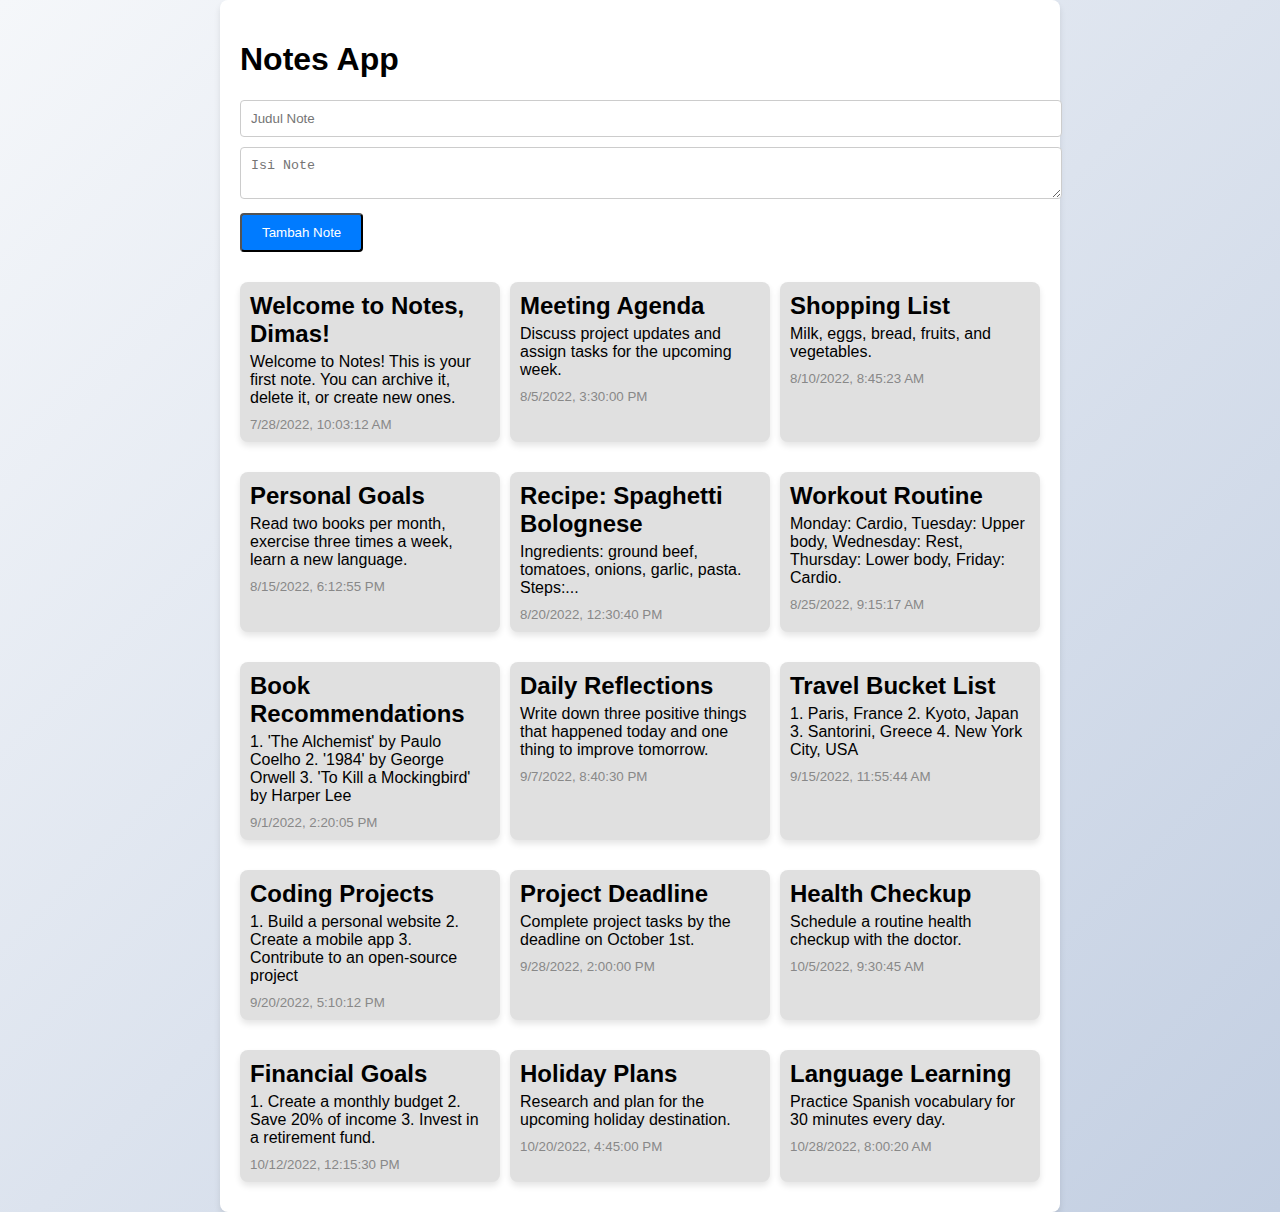
<file: penyelesaian opsional 1/index.html>
<!DOCTYPE html>
<html lang="en">
<head>
  <meta charset="UTF-8">
  <meta name="viewport" content="width=device-width, initial-scale=1.0">
  <title>Notes App</title>
  <link rel="stylesheet" href="style.css">
</head>

    <!-- tidak ada tambahan HTML untuk opsional 2, perubahan hanya ada pada JS  -->
<body>

    <div id="app">
    <h1>Notes App</h1>

    <!-- formulir (elemen<form>) ini akan berfungsi untuk menambahkan note baru      -->
    <form id="note-form">
      <input type="text" id="title" placeholder="Judul Note" required>
      <textarea id="body" placeholder="Isi Note" required></textarea>
      <button type="submit">Tambah Note</button>
    </form>

    <!-- ini adalah bagian isi note  -->
    <div id="notes-list"></div>
  </div>

  <script src="notes.js"></script>
  <script src="script.js"></script>

</body>

</html>
</file>
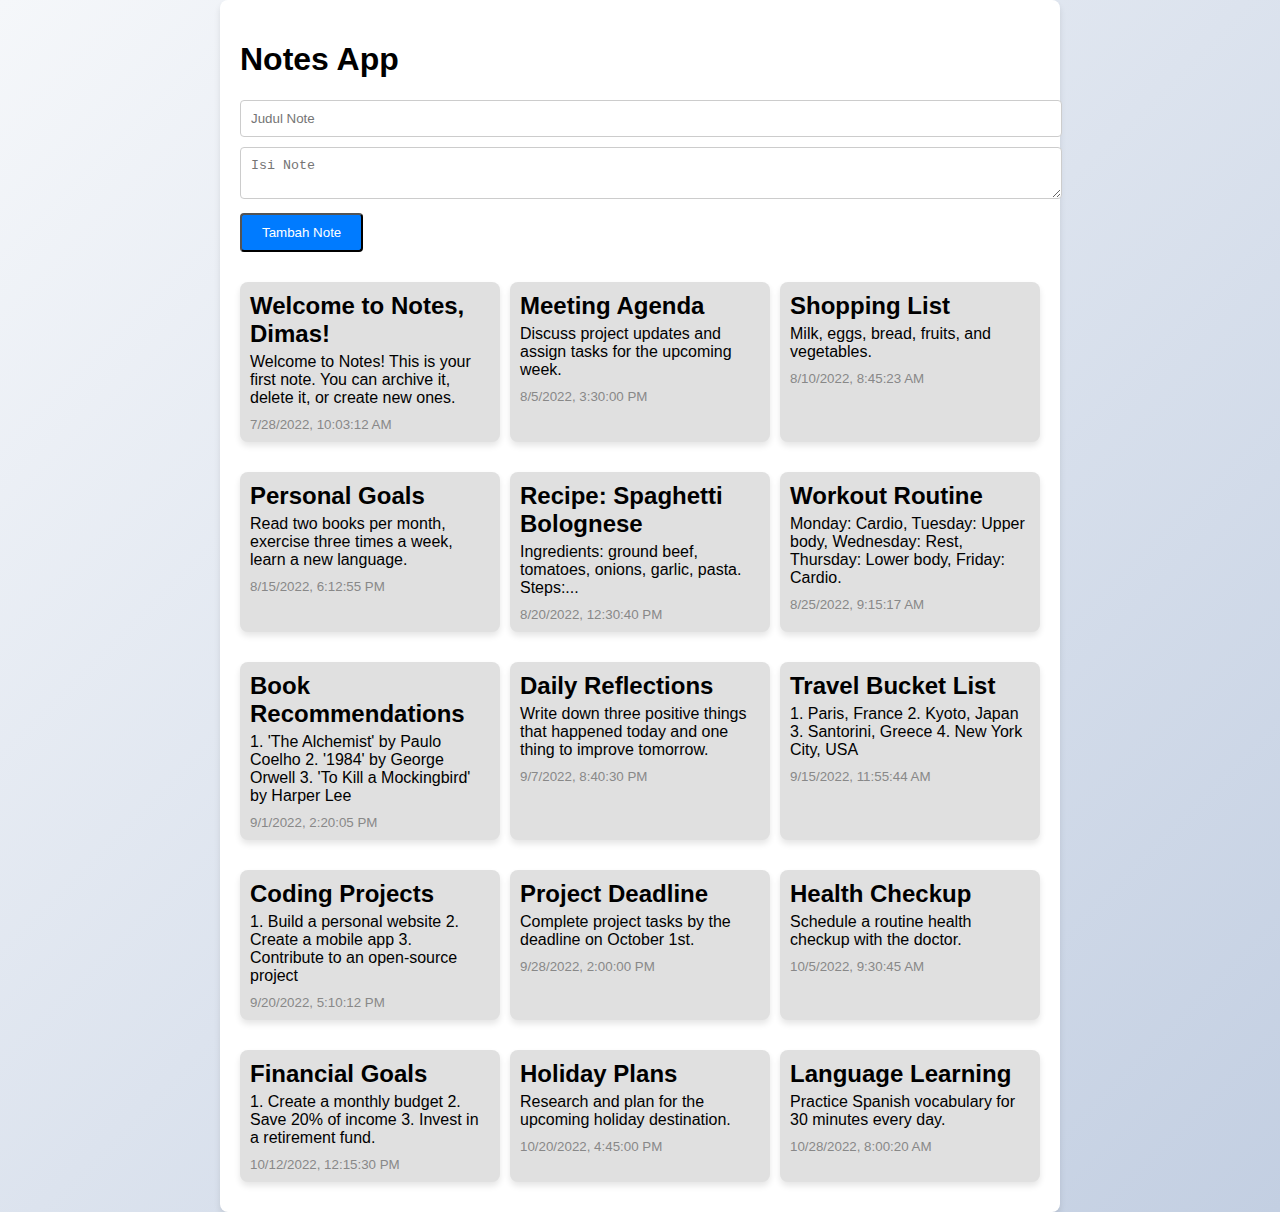
<file: penyelesaian opsional 2/index.html>
<!DOCTYPE html>
<html lang="en">
<head>
  <meta charset="UTF-8">
  <meta name="viewport" content="width=device-width, initial-scale=1.0">
  <title>Notes App</title>
  <link rel="stylesheet" href="style.css">
</head>

    <!-- tidak ada tambahan HTML untuk opsional 1, perubahan hanya ada pada CSS  -->
<body>

    <div id="app">
    <h1>Notes App</h1>

    <!-- formulir (elemen<form>) ini akan berfungsi untuk menambahkan note baru      -->
    <form id="note-form">
      <input type="text" id="title" placeholder="Judul Note" required>
      <textarea id="body" placeholder="Isi Note" required></textarea>
      <button type="submit">Tambah Note</button>
    </form>

    <!-- ini adalah bagian isi note  -->
    <div id="notes-list"></div>
  </div>

  <script src="notes.js"></script>
  <script src="script.js"></script>

</body>

</html>
</file>
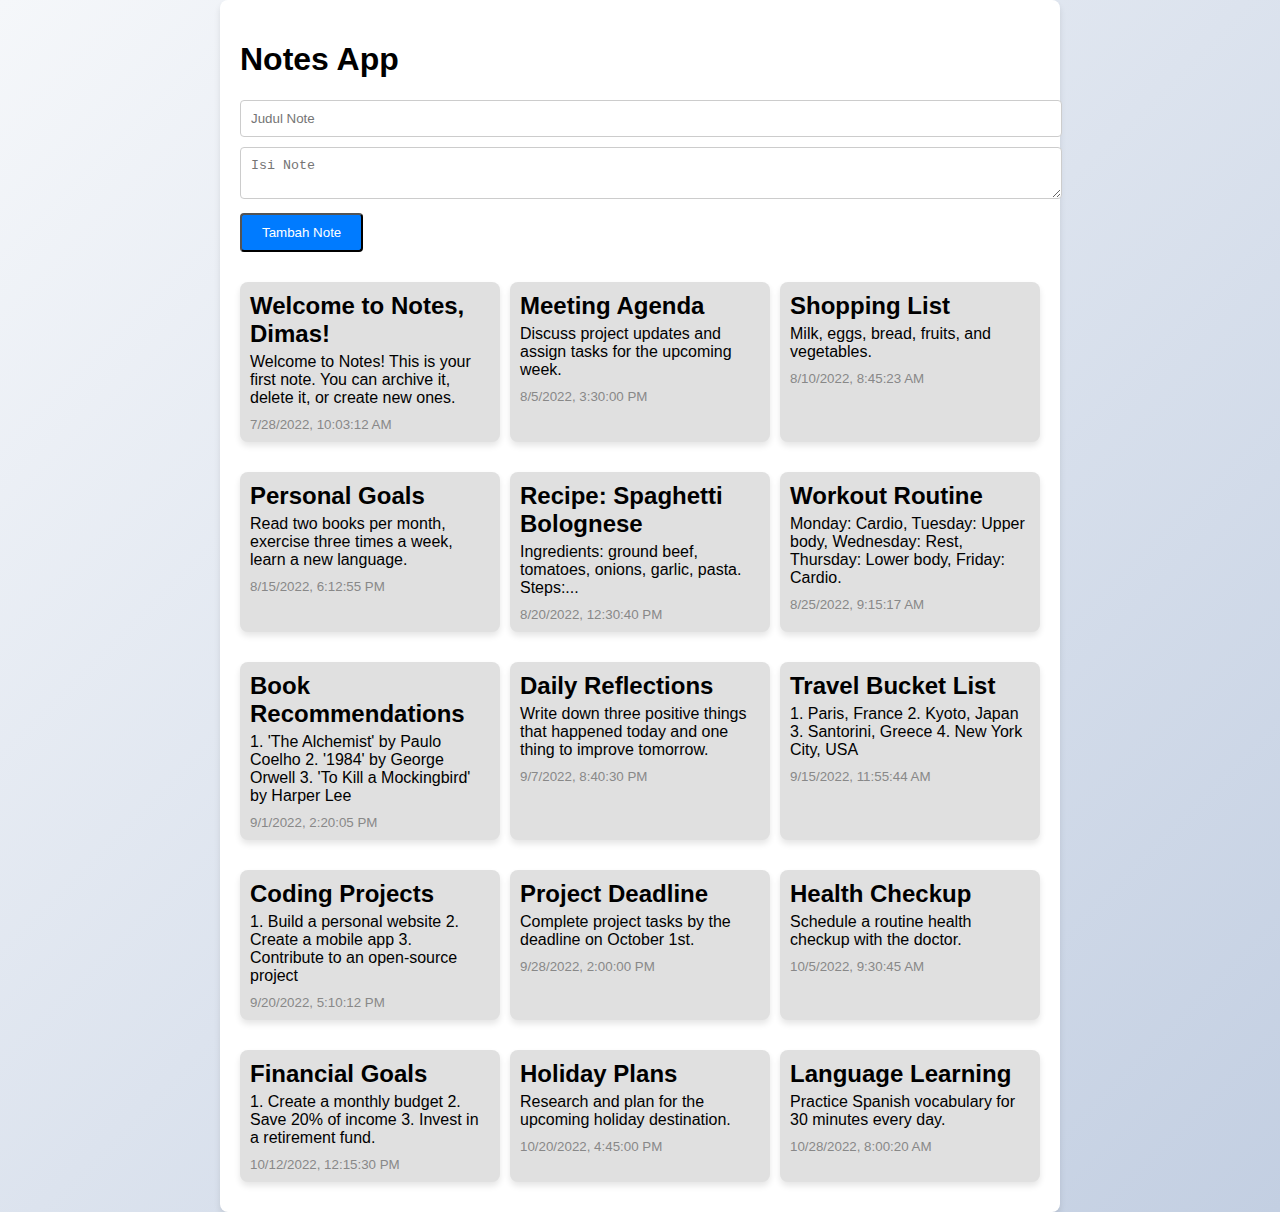
<file: penyelesaian opsional 3/index.html>
<!DOCTYPE html>
<html lang="en">
<head>
  <meta charset="UTF-8">
  <meta name="viewport" content="width=device-width, initial-scale=1.0">
  <title>Notes App</title>
  <link rel="stylesheet" href="style.css">
</head>

    <!-- tidak ada tambahan HTML untuk opsional 4, perubahan hanya ada pada CSS  -->
<body>

    <div id="app">
    <h1>Notes App</h1>

    <!-- formulir (elemen<form>) ini akan berfungsi untuk menambahkan note baru      -->
    <form id="note-form">
      <input type="text" id="title" placeholder="Judul Note" required>
      <textarea id="body" placeholder="Isi Note" required></textarea>
      <button type="submit">Tambah Note</button>
    </form>

    <!-- ini adalah bagian isi note  -->
    <div id="notes-list"></div>
  </div>

  <script src="notes.js"></script>
  <script src="script.js"></script>

</body>

</html>
</file>
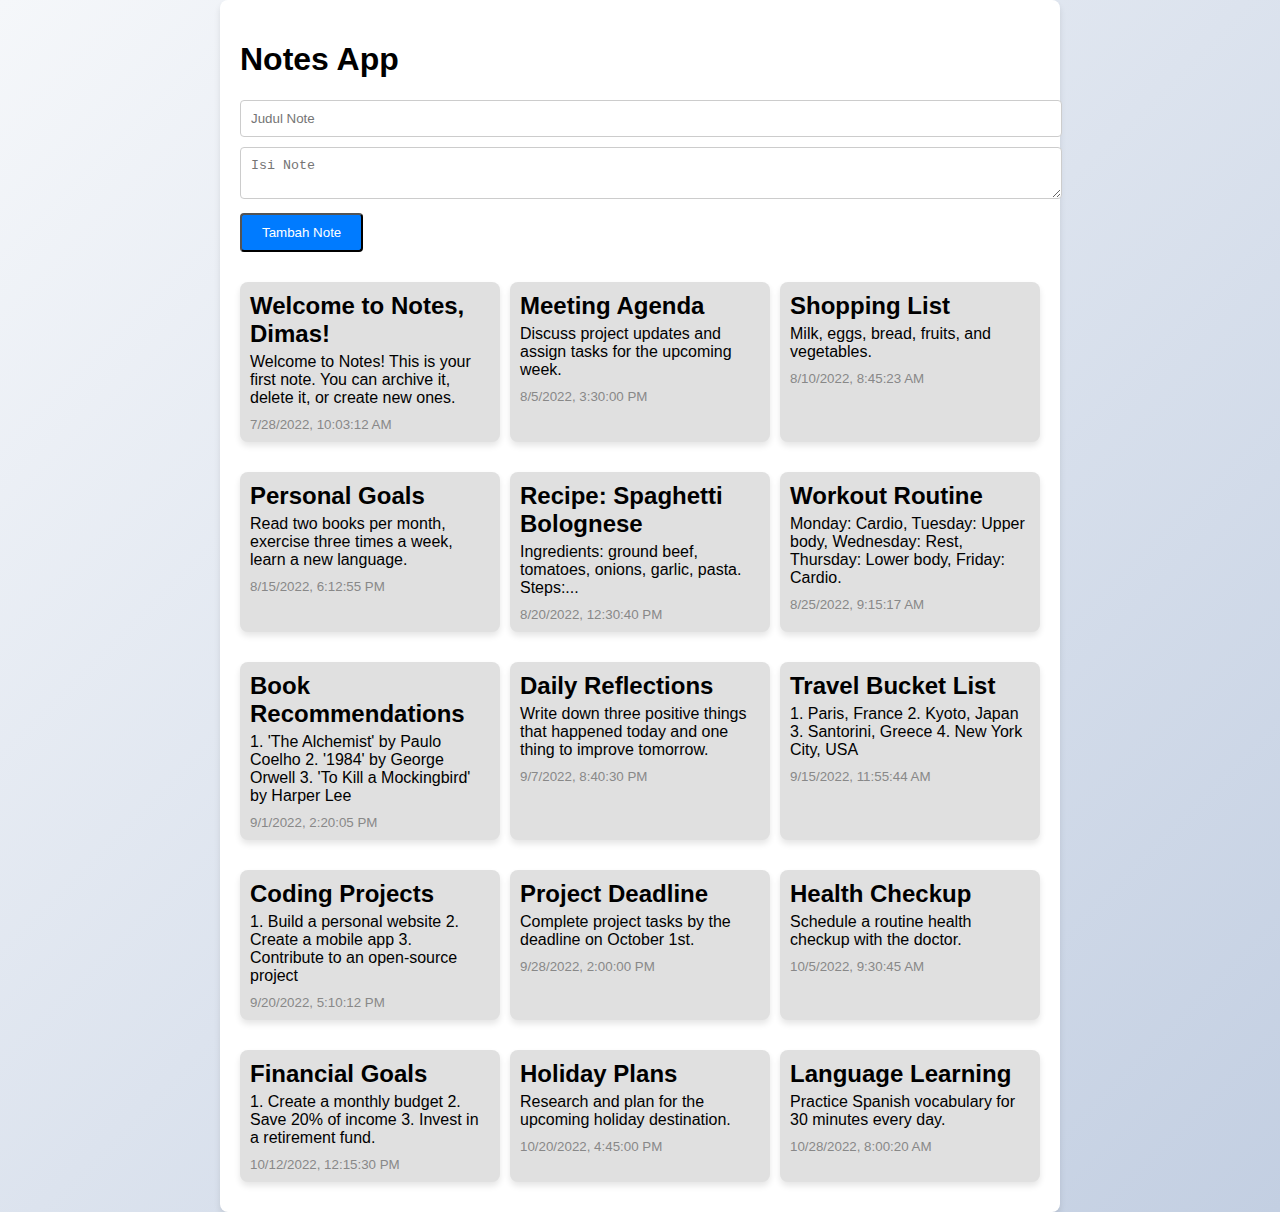
<file: penyelesaian opsional 4/index.html>
<!DOCTYPE html>
<html lang="en">
<head>
  <meta charset="UTF-8">
  <meta name="viewport" content="width=device-width, initial-scale=1.0">
  <title>Notes App</title>
  <link rel="stylesheet" href="style.css">
</head>

    <!-- tidak ada tambahan HTML untuk opsional 3, perubahan hanya ada pada JS  -->
<body>

    <div id="app">
    <h1>Notes App</h1>

    <!-- formulir (elemen<form>) ini akan berfungsi untuk menambahkan note baru      -->
    <form id="note-form">
      <input type="text" id="title" placeholder="Judul Note" required>
      <textarea id="body" placeholder="Isi Note" required></textarea>
      <button type="submit">Tambah Note</button>
    </form>

    <!-- ini adalah bagian isi note  -->
    <div id="notes-list"></div>
  </div>

  <script src="notes.js"></script>
  <script src="script.js"></script>

</body>

</html>
</file>
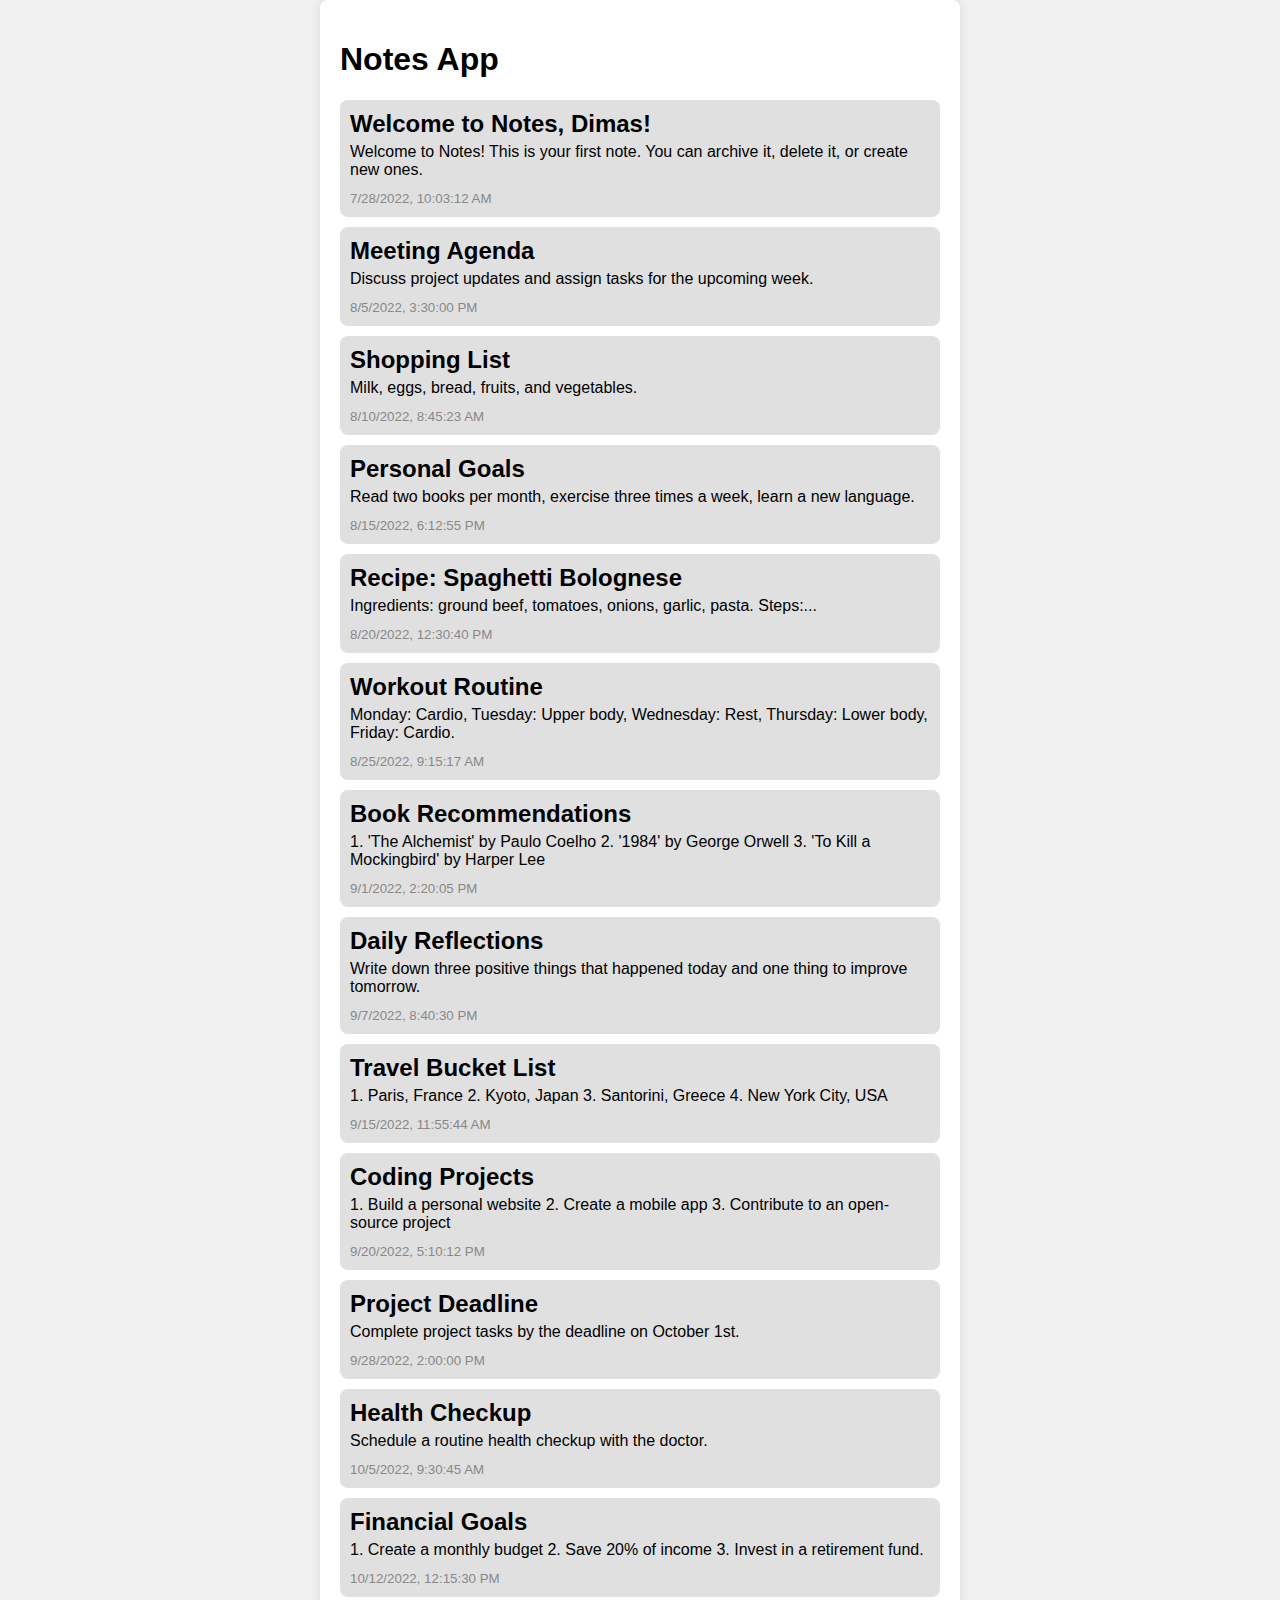
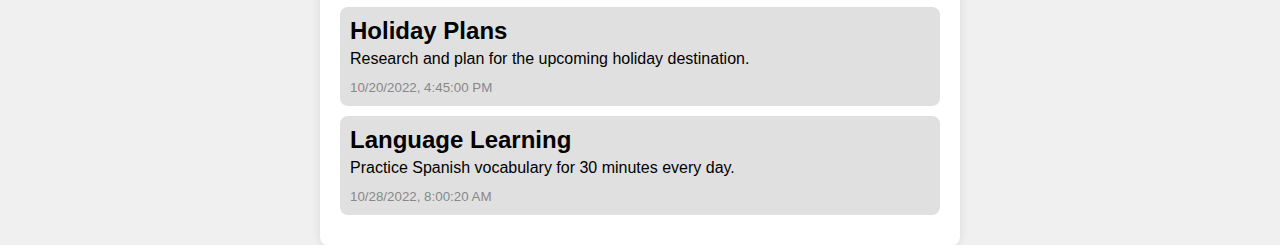
<file: penyelesaian wajib 1/index.html>
<!DOCTYPE html>
<html lang="en">
<head>
  <meta charset="UTF-8">
  <meta name="viewport" content="width=device-width, initial-scale=1.0">
  <title>Notes App</title>
    <!-- bagian ini adalah bagian untuk mengimpor style pada css  -->
  <link rel="stylesheet" href="style.css">
</head>



<body>
  <!-- bagian pertama ini adalah bagian dimana note akan ditampilkan    -->
  <!-- bagian akan terdapat 2 bagian, yaitu judul halaman dan note list -->
  <!-- note list akan berisi note yang sudah diinputkan oleh user       -->
   
  <div id="app">
      <!-- ini adalah bagian judul       -->
    <h1>Notes App</h1>

      <!-- ini adalah bagian isi note , notes-list, <div id="notes-list"></div>  -->
      <!-- nantinya akan berfungsi memanggil fungsi penampilan data di script.js nya-->
    <div id="notes-list"></div>
  </div>

  <!-- bagian kedua ini adalah bagian dimana script akan dijalankan -->
  <script src="notes.js"></script>
  <script src="script.js"></script>
</body>




</html>
</file>
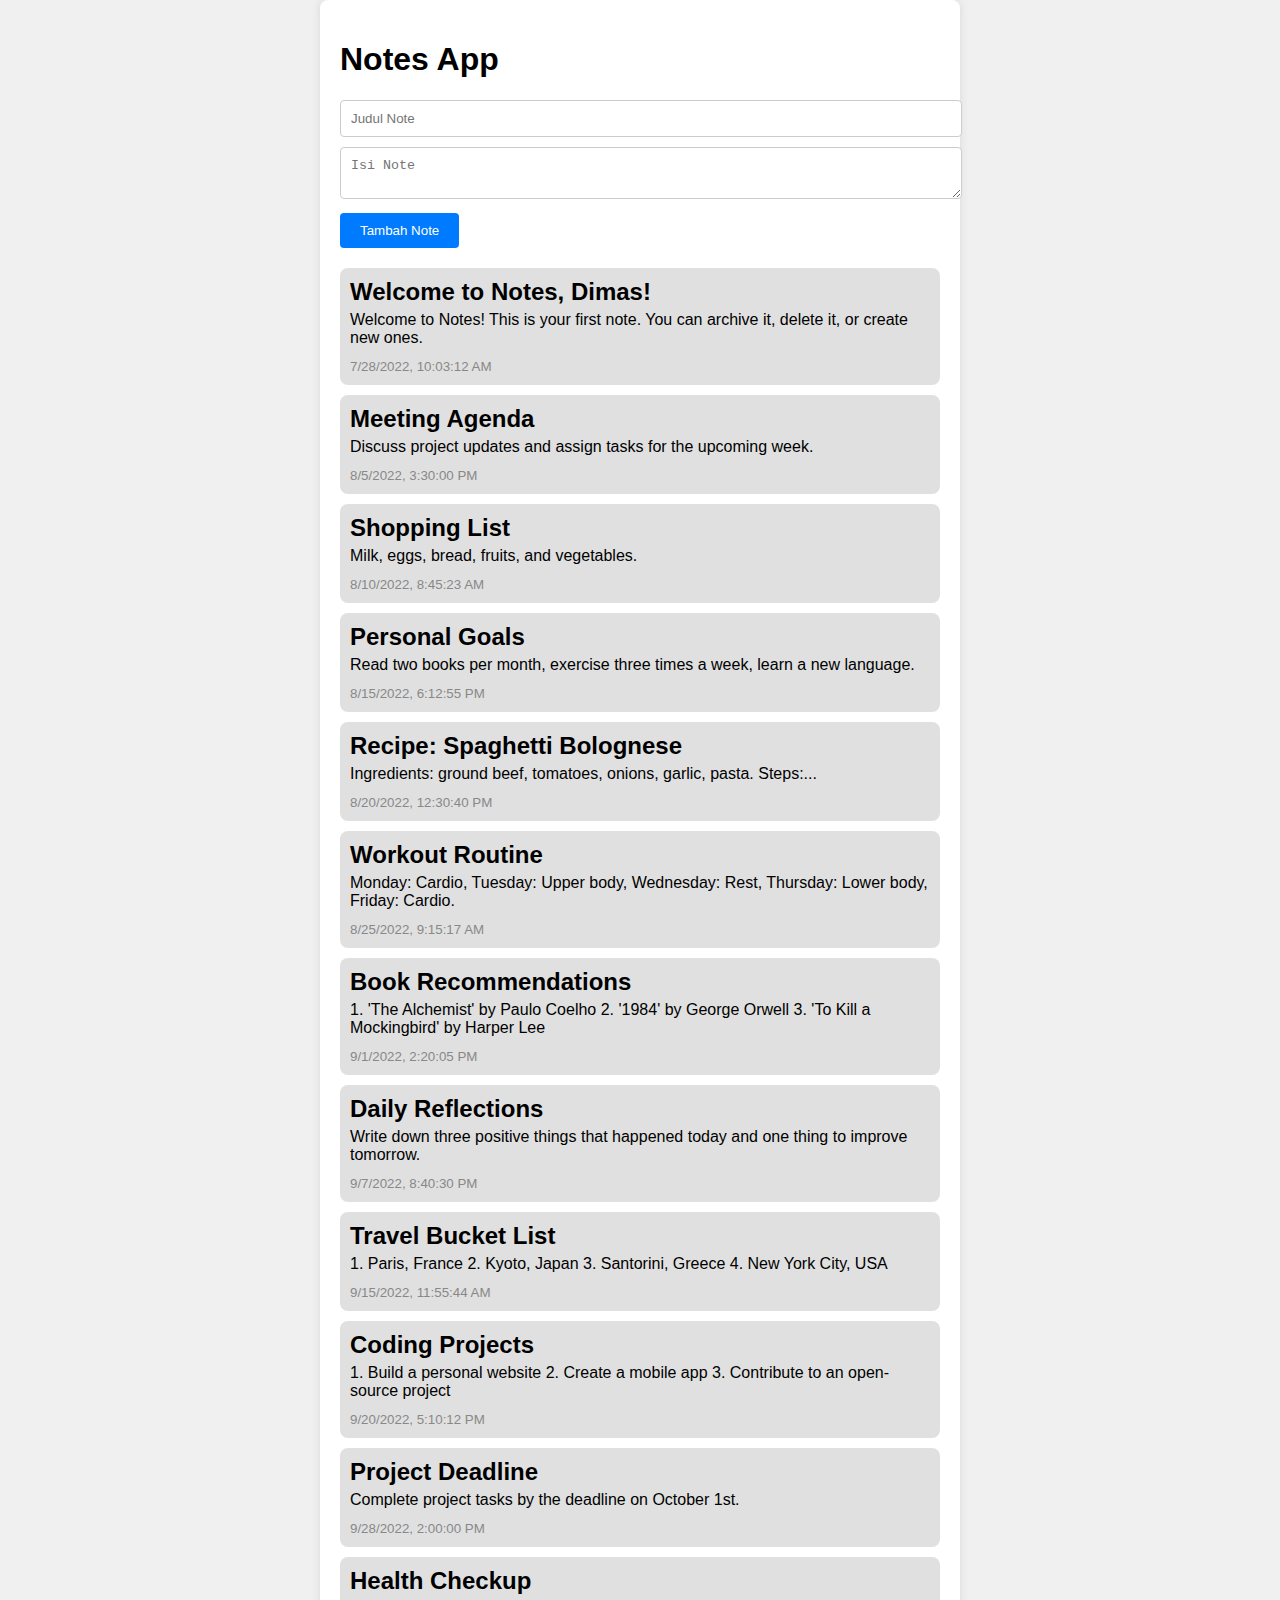
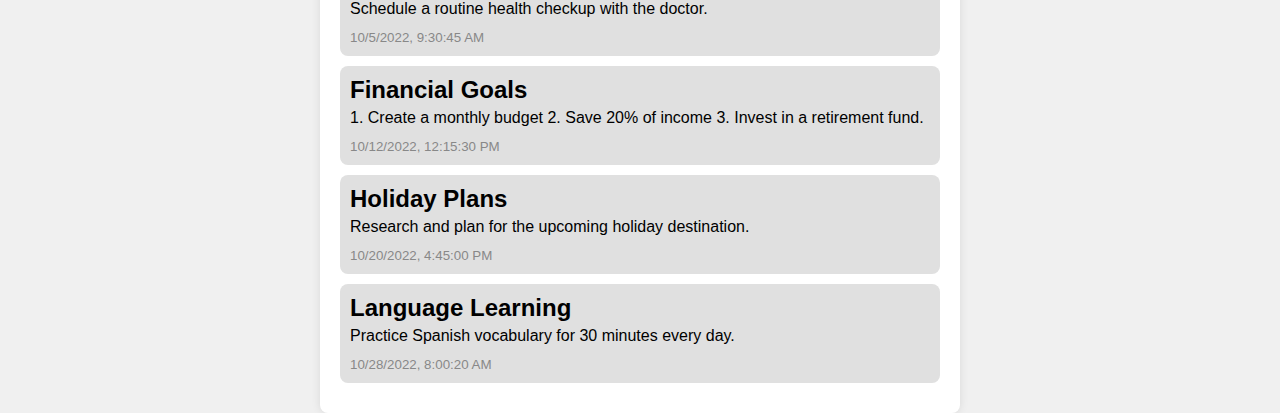
<file: penyelesaian wajib 2/index.html>
<!DOCTYPE html>
<html lang="en">
<head>
  <meta charset="UTF-8">
  <meta name="viewport" content="width=device-width, initial-scale=1.0">
  <title>Notes App</title>
  <link rel="stylesheet" href="style.css">
</head>

    <!-- ada tambahan html wajib 2 dimana untuk menambahkan formulir, diletakan dibawah judul  -->
    <!-- pada js dan css ada tambahan untuk menambah fungsi form tambah catatan                -->
<body>

    <div id="app">
    <h1>Notes App</h1>

    <!-- ini ada tambahan untuk wajib 2 dimana diminta untuk menambahkan formulir    -->
    <!-- formulir (elemen<form>) ini akan berfungsi untuk menambahkan note baru      -->
    <!-- formulir ini terdiri dari 2 input, yaitu input text dan textarea            -->
    <!-- input text digunakan untuk menambahkan judul note , sedangkan area untuk isi-->
    <form id="note-form">
      <!-- input type merupakan jenis inputnya, id merupakan nama elemen, placeholder-->
      <!-- merupakan teks yang akan muncul pada input tersebut, required merupakan   -->
      <!-- atribut yang digunakan untuk menandakan bahwa input tersebut wajib diisi   -->
      <input type="text" id="title" placeholder="Judul Note" required>
      <textarea id="body" placeholder="Isi Note" required></textarea>

      <!-- button ini digunakan untuk menambahkan note baru, ketika diklik akan memanggil-->
      <!-- fungsi addNote() pada script.js -->
      <button type="submit">Tambah Note</button>
    </form>

    <!-- ini adalah bagian isi note  -->
    <div id="notes-list"></div>
  </div>

  <script src="notes.js"></script>
  <script src="script.js"></script>

</body>

</html>
</file>
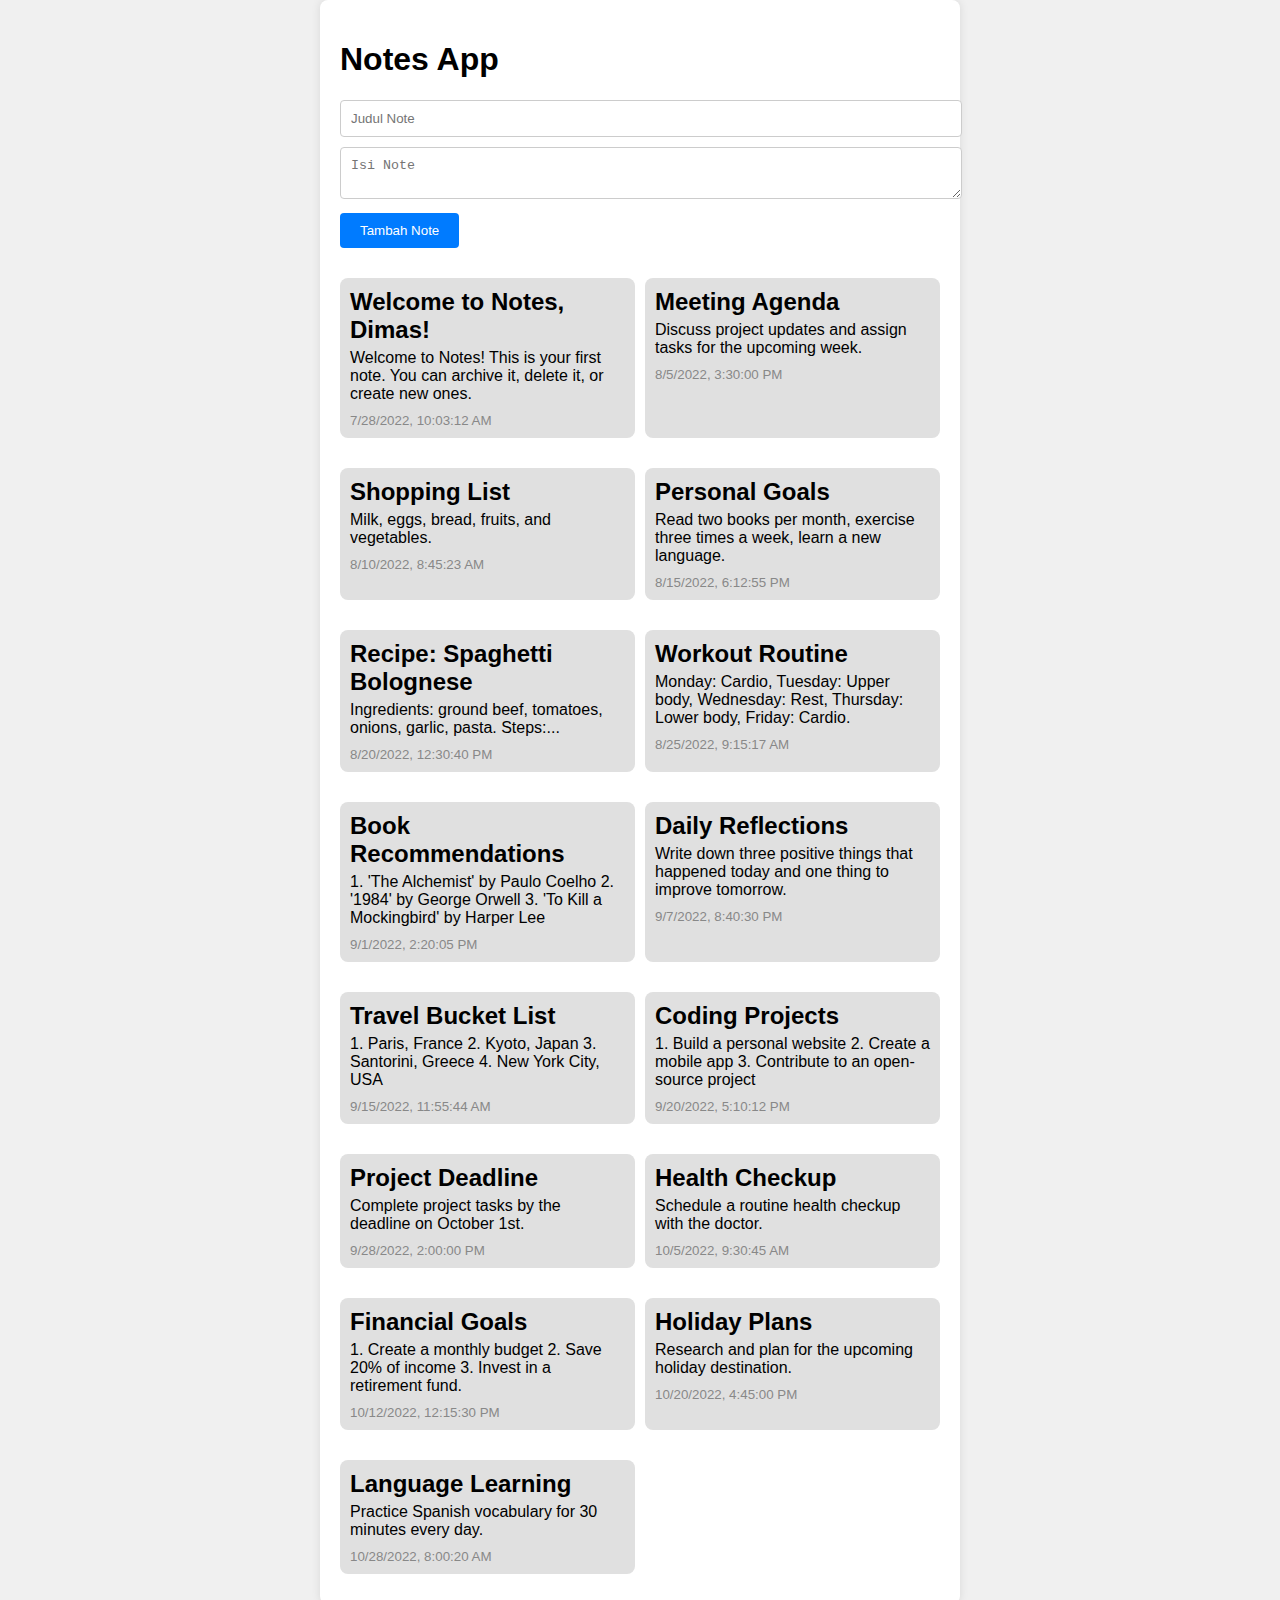
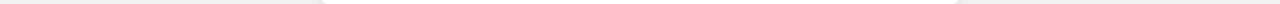
<file: penyelesaian wajib 3/index.html>
<!DOCTYPE html>
<html lang="en">
<head>
  <meta charset="UTF-8">
  <meta name="viewport" content="width=device-width, initial-scale=1.0">
  <title>Notes App</title>
  <link rel="stylesheet" href="style.css">
</head>

    <!-- tidak ada tambahan html untuk wajib 3, perubahan hanya ada pada CSS  -->
<body>

    <div id="app">
    <h1>Notes App</h1>

    <!-- formulir (elemen<form>) ini akan berfungsi untuk menambahkan note baru      -->
    <form id="note-form">
      <input type="text" id="title" placeholder="Judul Note" required>
      <textarea id="body" placeholder="Isi Note" required></textarea>
      <button type="submit">Tambah Note</button>
    </form>

    <!-- ini adalah bagian isi note  -->
    <div id="notes-list"></div>
  </div>

  <script src="notes.js"></script>
  <script src="script.js"></script>

</body>

</html>
</file>
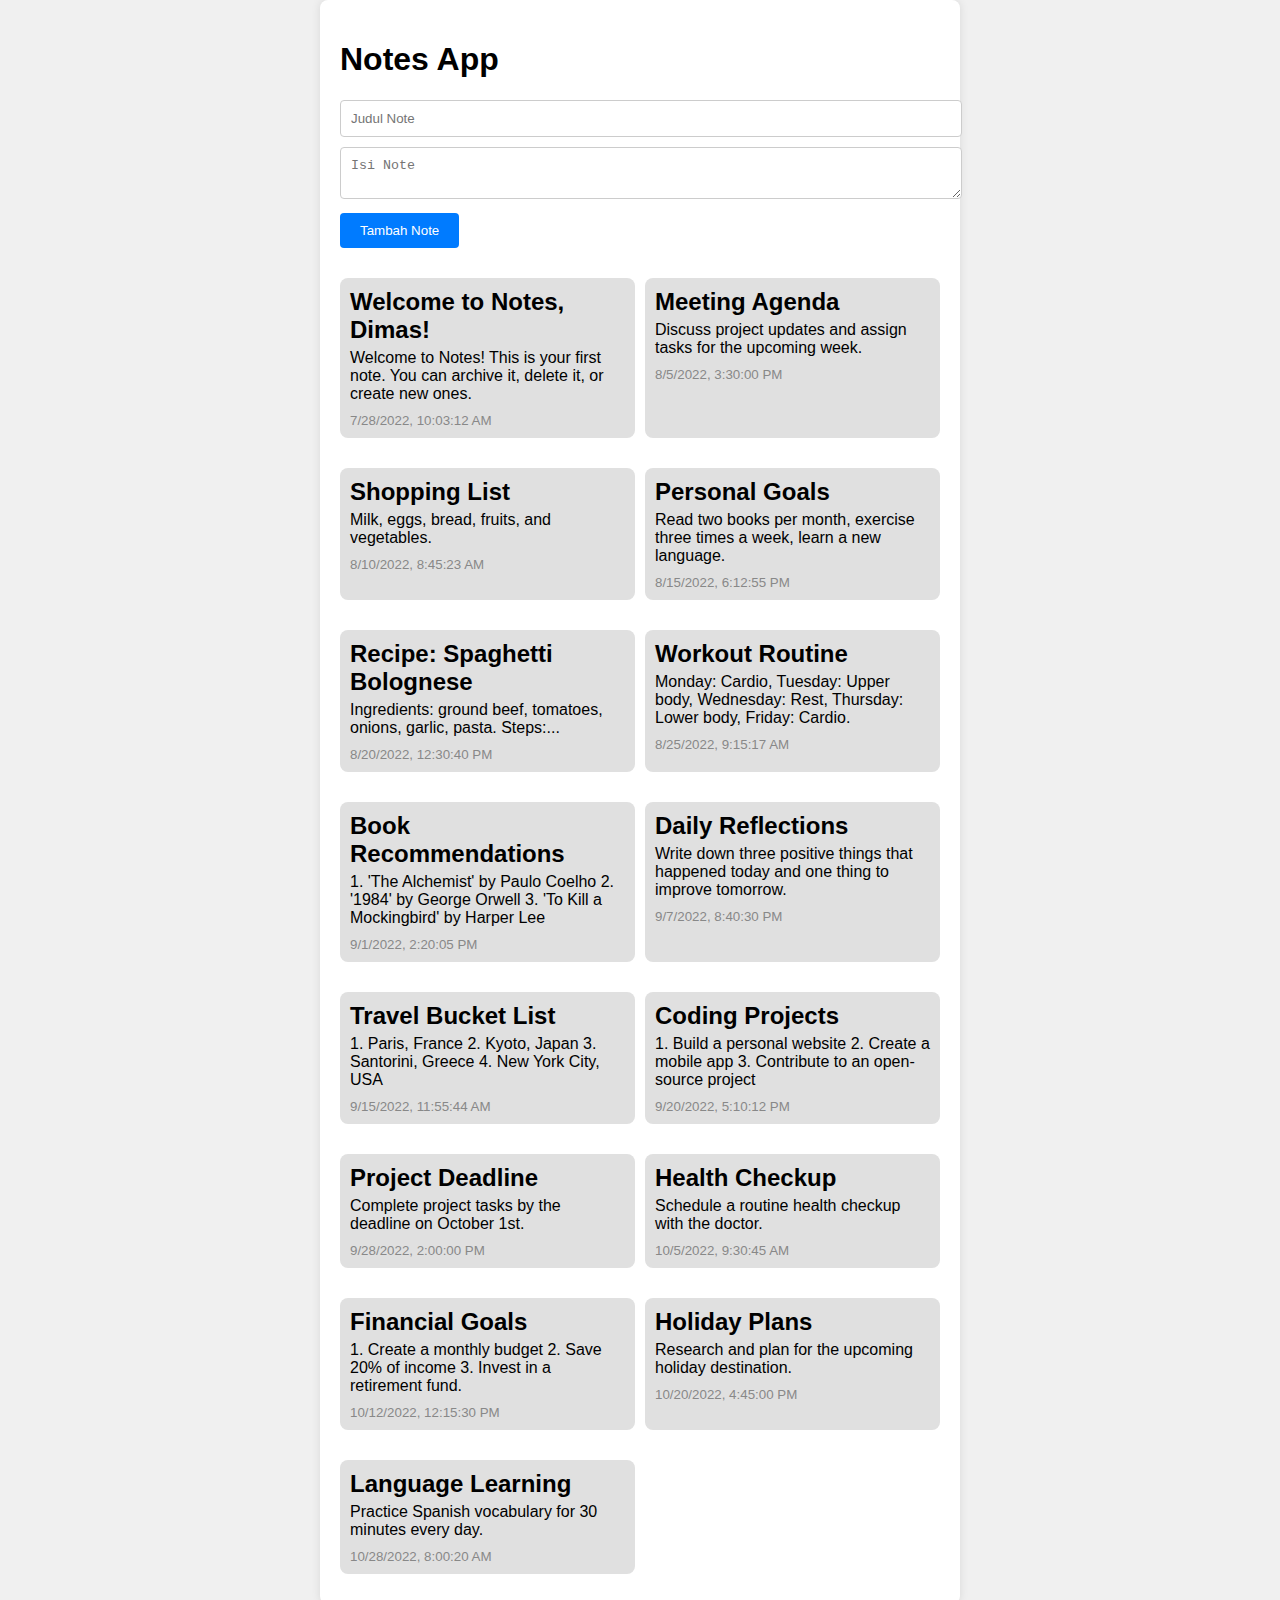
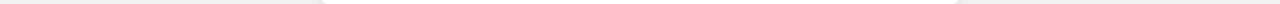
<file: penyelesaian wajib 4/index.html>
<!DOCTYPE html>
<html lang="en">
<head>
  <meta charset="UTF-8">
  <meta name="viewport" content="width=device-width, initial-scale=1.0">
  <title>Notes App</title>
  <link rel="stylesheet" href="style.css">
</head>

    <!-- tidak ada tambahan HTML untuk wajib 4, perubahan hanya ada pada JS  -->
<body>

    <div id="app">
    <h1>Notes App</h1>

    <!-- formulir (elemen<form>) ini akan berfungsi untuk menambahkan note baru      -->
    <form id="note-form">
      <input type="text" id="title" placeholder="Judul Note" required>
      <textarea id="body" placeholder="Isi Note" required></textarea>
      <button type="submit">Tambah Note</button>
    </form>

    <!-- ini adalah bagian isi note  -->
    <div id="notes-list"></div>
  </div>

  <script src="notes.js"></script>
  <script src="script.js"></script>

</body>

</html>
</file>
<file: penyelesaian opsional 1/style.css>
/* kode lama
body {
    font-family: Arial, sans-serif;
    margin: 0;
    padding: 0;
    display: flex;
    justify-content: center;
    align-items: center;
    min-height: 100vh;
    background-color: #f0f0f0;
  }
*/

/* kode baru */
body {
  font-family: 'Arial', sans-serif;
  margin: 0;
  padding: 0;
  display: flex;
  justify-content: center;
  align-items: center;
  min-height: 100vh;
  background: linear-gradient(135deg, #f5f7fa, #c3cfe2);
  }

  /* kode lama 
  #app {
    background: white;
    padding: 20px;
    border-radius: 8px;
    box-shadow: 0 0 10px rgba(0,0,0,0.1);
    width: 90%;
    max-width: 600px;
  }
  */

  /* kode baru */
  #app {
    background: white;
    padding: 20px;
    border-radius: 8px;
    box-shadow: 0 4px 6px rgba(0, 0, 0, 0.1);
    width: 90%;
    max-width: 800px;
  }
  /* kode lama
  .note {
    background: #e0e0e0;
    padding: 10px;
    margin: 10px 0;
    border-radius: 8px;
  }
  */

  /*kode baru */
  .note {
    background: #ffffffbd;
    padding: 15px;
    margin: 10px 0;
    border-radius: 8px;
    box-shadow: 0 4px 6px rgba(0, 0, 0, 0.1);
  }
  
  .note h2 {
    margin: 0 0 5px;
  }
  
  .note p {
    margin: 0 0 10px;
  }
  
  .note small {
    color: #888;
  }

/* tambahan CSS */
#note-form {
  margin-bottom: 20px;
}

#note-form input,
#note-form textarea {
  width: 100%;
  padding: 10px;
  margin-bottom: 10px;
  border: 1px solid #ccc;
  border-radius: 4px;
}

/* kode lama
#note-form button {
  padding: 10px 20px;
  border: none;
  background: #007BFF;
  color: white;
  border-radius: 4px;
  cursor: pointer;
}
*/

/* kode baru */
#note-form button {
  padding: 10px 20px;
  background: #007BFF;
  color: white;
  border-radius: 4px;
  cursor: pointer;
  transition: background 0.3s ease;
}

#note-form button:hover {
  background: #0056b3;
}

/* tambahan CSS untuk grid */	
#notes-list {
  display: grid;
  grid-template-columns: repeat(auto-fill, minmax(200px, 1fr));
  gap: 10px;
}

.note {
  background: #e0e0e0;
  padding: 10px;
  border-radius: 8px;
  display: flex;
  flex-direction: column;
}
</file>
<file: penyelesaian opsional 2/style.css>
/* kode baru */
body {
  font-family: 'Arial', sans-serif;
  margin: 0;
  padding: 0;
  display: flex;
  justify-content: center;
  align-items: center;
  min-height: 100vh;
  background: linear-gradient(135deg, #f5f7fa, #c3cfe2);
  }

  /* kode baru */
  #app {
    background: white;
    padding: 20px;
    border-radius: 8px;
    box-shadow: 0 4px 6px rgba(0, 0, 0, 0.1);
    width: 90%;
    max-width: 800px;
  }
  /* kode lama
  .note {
    background: #e0e0e0;
    padding: 10px;
    margin: 10px 0;
    border-radius: 8px;
  }
  */

  /*kode baru */
  .note {
    background: #ffffffbd;
    padding: 15px;
    margin: 10px 0;
    border-radius: 8px;
    box-shadow: 0 4px 6px rgba(0, 0, 0, 0.1);
  }
  
  .note h2 {
    margin: 0 0 5px;
  }
  
  .note p {
    margin: 0 0 10px;
  }
  
  .note small {
    color: #888;
  }

/* tambahan CSS */
#note-form {
  margin-bottom: 20px;
}

#note-form input,
#note-form textarea {
  width: 100%;
  padding: 10px;
  margin-bottom: 10px;
  border: 1px solid #ccc;
  border-radius: 4px;
}


/* kode baru */
#note-form button {
  padding: 10px 20px;
  background: #007BFF;
  color: white;
  border-radius: 4px;
  cursor: pointer;
  transition: background 0.3s ease;
}

#note-form button:hover {
  background: #0056b3;
}

/* tambahan CSS untuk grid */	
#notes-list {
  display: grid;
  grid-template-columns: repeat(auto-fill, minmax(200px, 1fr));
  gap: 10px;
}

.note {
  background: #e0e0e0;
  padding: 10px;
  border-radius: 8px;
  display: flex;
  flex-direction: column;
}
</file>
<file: penyelesaian opsional 3/style.css>
/* kode baru */
body {
  font-family: 'Arial', sans-serif;
  margin: 0;
  padding: 0;
  display: flex;
  justify-content: center;
  align-items: center;
  min-height: 100vh;
  background: linear-gradient(135deg, #f5f7fa, #c3cfe2);
  }

  /* kode baru */
  #app {
    background: white;
    padding: 20px;
    border-radius: 8px;
    box-shadow: 0 4px 6px rgba(0, 0, 0, 0.1);
    width: 90%;
    max-width: 800px;
  }
  /* kode lama
  .note {
    background: #e0e0e0;
    padding: 10px;
    margin: 10px 0;
    border-radius: 8px;
  }
  */

  /*kode baru */
  .note {
    background: #ffffffbd;
    padding: 15px;
    margin: 10px 0;
    border-radius: 8px;
    box-shadow: 0 4px 6px rgba(0, 0, 0, 0.1);
  }
  
  .note h2 {
    margin: 0 0 5px;
  }
  
  .note p {
    margin: 0 0 10px;
  }
  
  .note small {
    color: #888;
  }

/* tambahan CSS */
#note-form {
  margin-bottom: 20px;
}

#note-form input,
#note-form textarea {
  width: 100%;
  padding: 10px;
  margin-bottom: 10px;
  border: 1px solid #ccc;
  border-radius: 4px;
}


/* kode baru */
#note-form button {
  padding: 10px 20px;
  background: #007BFF;
  color: white;
  border-radius: 4px;
  cursor: pointer;
  transition: background 0.3s ease;
}

#note-form button:hover {
  background: #0056b3;
}

/* tambahan CSS untuk grid */	
#notes-list {
  display: grid;
  grid-template-columns: repeat(auto-fill, minmax(200px, 1fr));
  gap: 10px;
}

.note {
  background: #e0e0e0;
  padding: 10px;
  border-radius: 8px;
  display: flex;
  flex-direction: column;
}
</file>
<file: penyelesaian opsional 4/style.css>
/* kode lama
body {
    font-family: Arial, sans-serif;
    margin: 0;
    padding: 0;
    display: flex;
    justify-content: center;
    align-items: center;
    min-height: 100vh;
    background-color: #f0f0f0;
  }
*/

/* kode baru */
body {
  font-family: 'Arial', sans-serif;
  margin: 0;
  padding: 0;
  display: flex;
  justify-content: center;
  align-items: center;
  min-height: 100vh;
  background: linear-gradient(135deg, #f5f7fa, #c3cfe2);
  }

  /* kode lama 
  #app {
    background: white;
    padding: 20px;
    border-radius: 8px;
    box-shadow: 0 0 10px rgba(0,0,0,0.1);
    width: 90%;
    max-width: 600px;
  }
  */

  /* kode baru */
  #app {
    background: white;
    padding: 20px;
    border-radius: 8px;
    box-shadow: 0 4px 6px rgba(0, 0, 0, 0.1);
    width: 90%;
    max-width: 800px;
  }
  /* kode lama
  .note {
    background: #e0e0e0;
    padding: 10px;
    margin: 10px 0;
    border-radius: 8px;
  }
  */

  /*kode baru */
  .note {
    background: #ffffffbd;
    padding: 15px;
    margin: 10px 0;
    border-radius: 8px;
    box-shadow: 0 4px 6px rgba(0, 0, 0, 0.1);
  }
  
  .note h2 {
    margin: 0 0 5px;
  }
  
  .note p {
    margin: 0 0 10px;
  }
  
  .note small {
    color: #888;
  }

/* tambahan CSS */
#note-form {
  margin-bottom: 20px;
}

#note-form input,
#note-form textarea {
  width: 100%;
  padding: 10px;
  margin-bottom: 10px;
  border: 1px solid #ccc;
  border-radius: 4px;
}

/* kode lama
#note-form button {
  padding: 10px 20px;
  border: none;
  background: #007BFF;
  color: white;
  border-radius: 4px;
  cursor: pointer;
}
*/

/* kode baru */
#note-form button {
  padding: 10px 20px;
  background: #007BFF;
  color: white;
  border-radius: 4px;
  cursor: pointer;
  transition: background 0.3s ease;
}

#note-form button:hover {
  background: #0056b3;
}

/* tambahan CSS untuk grid */	
#notes-list {
  display: grid;
  grid-template-columns: repeat(auto-fill, minmax(200px, 1fr));
  gap: 10px;
}

.note {
  background: #e0e0e0;
  padding: 10px;
  border-radius: 8px;
  display: flex;
  flex-direction: column;
}

/* tambahan supaya adaptif menggunakan mobile */
@media (max-width: 600px) {
  #notes-list {
    grid-template-columns: 1fr;
  }
}
</file>
<file: penyelesaian wajib 1/style.css>
/* pemanggilan body CSS akan mencakup seluruh isi dari bagia body html*/
body {
    font-family: Arial, sans-serif;
    margin: 0;
    padding: 0;
    display: flex;
    justify-content: center;
    align-items: center;
    min-height: 100vh;
    background-color: #f0f0f0;
  }
  
  #app {
    background: white;
    padding: 20px;
    border-radius: 8px;
    box-shadow: 0 0 10px rgba(0,0,0,0.1);
    width: 90%;
    max-width: 600px;
  }
  
  .note {
    background: #e0e0e0;
    padding: 10px;
    margin: 10px 0;
    border-radius: 8px;
  }
  
  .note h2 {
    margin: 0 0 5px;
  }
  
  .note p {
    margin: 0 0 10px;
  }
  
  .note small {
    color: #888;
  }
</file>
<file: penyelesaian wajib 2/style.css>
body {
    font-family: Arial, sans-serif;
    margin: 0;
    padding: 0;
    display: flex;
    justify-content: center;
    align-items: center;
    min-height: 100vh;
    background-color: #f0f0f0;
  }
  
  #app {
    background: white;
    padding: 20px;
    border-radius: 8px;
    box-shadow: 0 0 10px rgba(0,0,0,0.1);
    width: 90%;
    max-width: 600px;
  }
  
  .note {
    background: #e0e0e0;
    padding: 10px;
    margin: 10px 0;
    border-radius: 8px;
  }
  
  .note h2 {
    margin: 0 0 5px;
  }
  
  .note p {
    margin: 0 0 10px;
  }
  
  .note small {
    color: #888;
  }

/* tambahan CSS */
#note-form {
  margin-bottom: 20px;
}

#note-form input,
#note-form textarea {
  width: 100%;
  padding: 10px;
  margin-bottom: 10px;
  border: 1px solid #ccc;
  border-radius: 4px;
}

#note-form button {
  padding: 10px 20px;
  border: none;
  background: #007BFF;
  color: white;
  border-radius: 4px;
  cursor: pointer;
}

#note-form button:hover {
  background: #0056b3;
}
</file>
<file: penyelesaian wajib 3/style.css>
body {
    font-family: Arial, sans-serif;
    margin: 0;
    padding: 0;
    display: flex;
    justify-content: center;
    align-items: center;
    min-height: 100vh;
    background-color: #f0f0f0;
  }
  
  #app {
    background: white;
    padding: 20px;
    border-radius: 8px;
    box-shadow: 0 0 10px rgba(0,0,0,0.1);
    width: 90%;
    max-width: 600px;
  }
  
  .note {
    background: #e0e0e0;
    padding: 10px;
    margin: 10px 0;
    border-radius: 8px;
  }
  
  .note h2 {
    margin: 0 0 5px;
  }
  
  .note p {
    margin: 0 0 10px;
  }
  
  .note small {
    color: #888;
  }

/* tambahan CSS */
#note-form {
  margin-bottom: 20px;
}

#note-form input,
#note-form textarea {
  width: 100%;
  padding: 10px;
  margin-bottom: 10px;
  border: 1px solid #ccc;
  border-radius: 4px;
}

#note-form button {
  padding: 10px 20px;
  border: none;
  background: #007BFF;
  color: white;
  border-radius: 4px;
  cursor: pointer;
}

#note-form button:hover {
  background: #0056b3;
}

/* tambahan CSS untuk grid */	
#notes-list {
  display: grid;
  grid-template-columns: repeat(auto-fill, minmax(200px, 1fr));
  gap: 10px;
}

.note {
  background: #e0e0e0;
  padding: 10px;
  border-radius: 8px;
  display: flex;
  flex-direction: column;
}
</file>
<file: penyelesaian wajib 4/style.css>
body {
    font-family: Arial, sans-serif;
    margin: 0;
    padding: 0;
    display: flex;
    justify-content: center;
    align-items: center;
    min-height: 100vh;
    background-color: #f0f0f0;
  }
  
  #app {
    background: white;
    padding: 20px;
    border-radius: 8px;
    box-shadow: 0 0 10px rgba(0,0,0,0.1);
    width: 90%;
    max-width: 600px;
  }
  
  .note {
    background: #e0e0e0;
    padding: 10px;
    margin: 10px 0;
    border-radius: 8px;
  }
  
  .note h2 {
    margin: 0 0 5px;
  }
  
  .note p {
    margin: 0 0 10px;
  }
  
  .note small {
    color: #888;
  }

/* tambahan CSS */
#note-form {
  margin-bottom: 20px;
}

#note-form input,
#note-form textarea {
  width: 100%;
  padding: 10px;
  margin-bottom: 10px;
  border: 1px solid #ccc;
  border-radius: 4px;
}

#note-form button {
  padding: 10px 20px;
  border: none;
  background: #007BFF;
  color: white;
  border-radius: 4px;
  cursor: pointer;
}

#note-form button:hover {
  background: #0056b3;
}

/* tambahan CSS untuk grid */	
#notes-list {
  display: grid;
  grid-template-columns: repeat(auto-fill, minmax(200px, 1fr));
  gap: 10px;
}

.note {
  background: #e0e0e0;
  padding: 10px;
  border-radius: 8px;
  display: flex;
  flex-direction: column;
}
</file>
